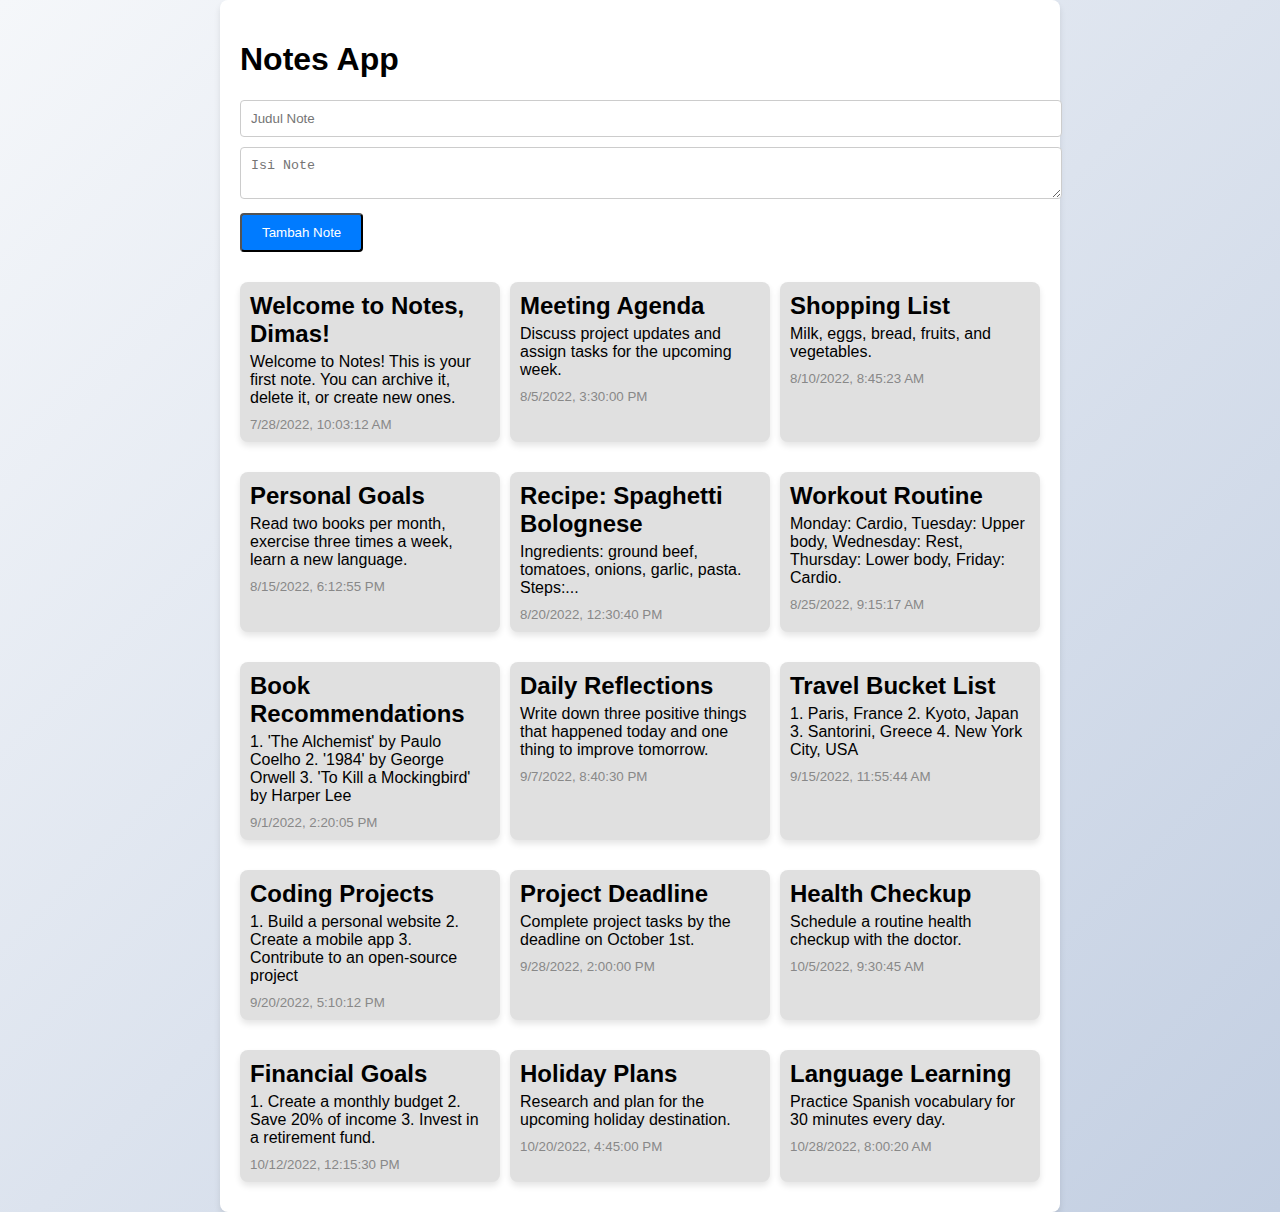
<file: penyelesaian opsional 1/index.html>
<!DOCTYPE html>
<html lang="en">
<head>
  <meta charset="UTF-8">
  <meta name="viewport" content="width=device-width, initial-scale=1.0">
  <title>Notes App</title>
  <link rel="stylesheet" href="style.css">
</head>

    <!-- tidak ada tambahan HTML untuk opsional 2, perubahan hanya ada pada JS  -->
<body>

    <div id="app">
    <h1>Notes App</h1>

    <!-- formulir (elemen<form>) ini akan berfungsi untuk menambahkan note baru      -->
    <form id="note-form">
      <input type="text" id="title" placeholder="Judul Note" required>
      <textarea id="body" placeholder="Isi Note" required></textarea>
      <button type="submit">Tambah Note</button>
    </form>

    <!-- ini adalah bagian isi note  -->
    <div id="notes-list"></div>
  </div>

  <script src="notes.js"></script>
  <script src="script.js"></script>

</body>

</html>
</file>
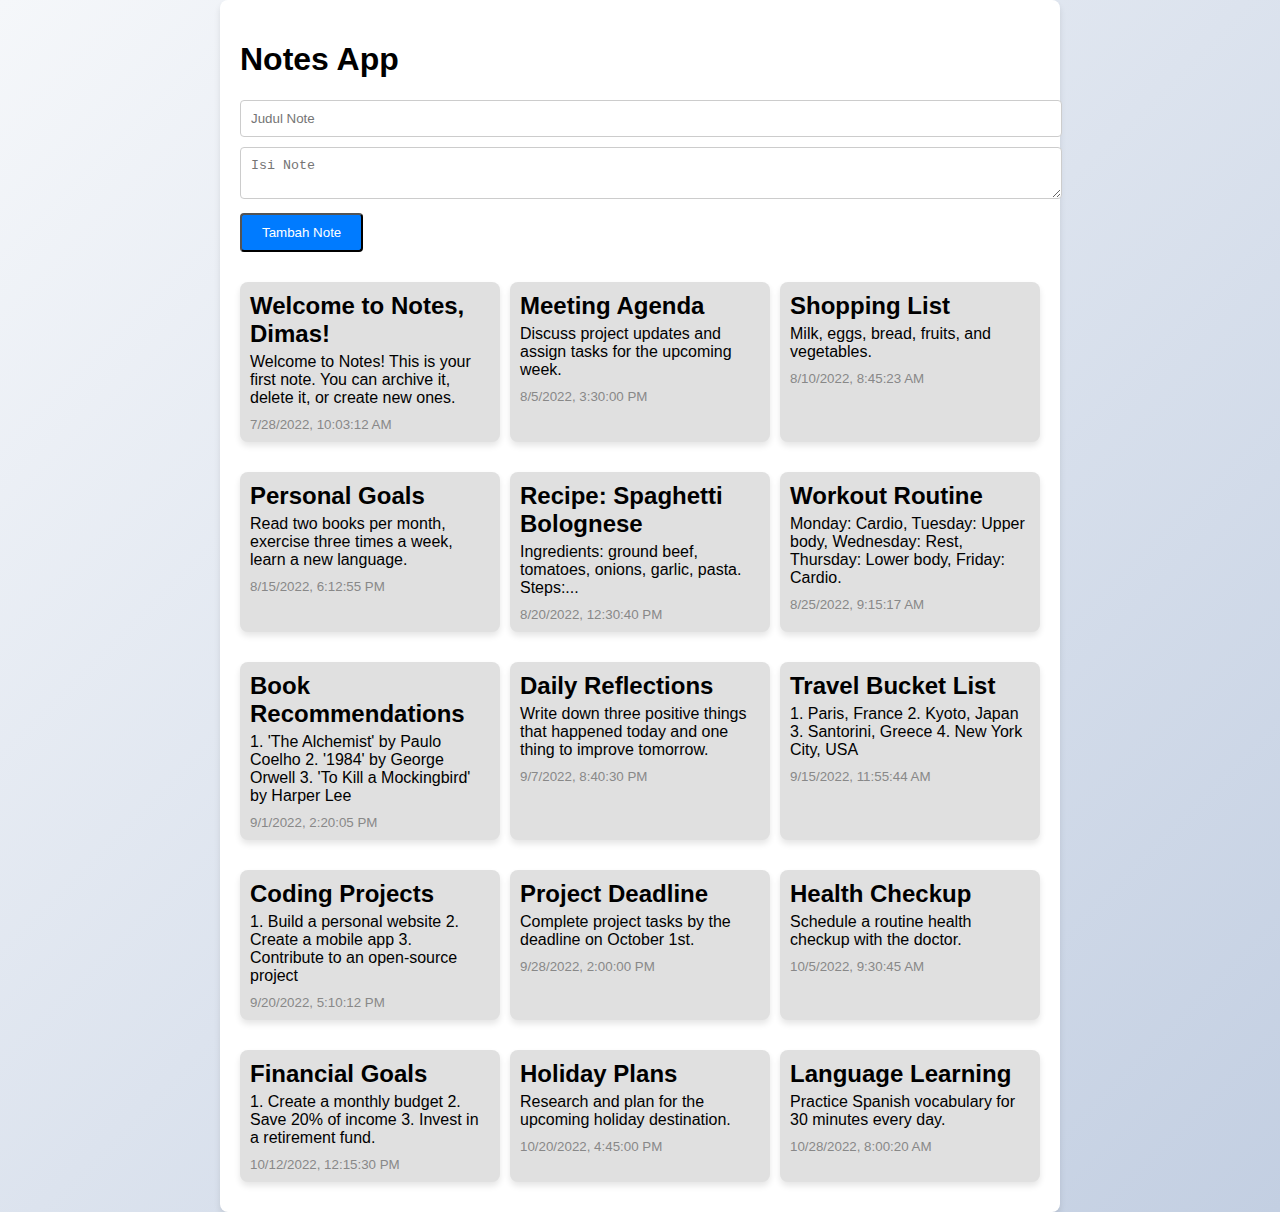
<file: penyelesaian opsional 2/index.html>
<!DOCTYPE html>
<html lang="en">
<head>
  <meta charset="UTF-8">
  <meta name="viewport" content="width=device-width, initial-scale=1.0">
  <title>Notes App</title>
  <link rel="stylesheet" href="style.css">
</head>

    <!-- tidak ada tambahan HTML untuk opsional 1, perubahan hanya ada pada CSS  -->
<body>

    <div id="app">
    <h1>Notes App</h1>

    <!-- formulir (elemen<form>) ini akan berfungsi untuk menambahkan note baru      -->
    <form id="note-form">
      <input type="text" id="title" placeholder="Judul Note" required>
      <textarea id="body" placeholder="Isi Note" required></textarea>
      <button type="submit">Tambah Note</button>
    </form>

    <!-- ini adalah bagian isi note  -->
    <div id="notes-list"></div>
  </div>

  <script src="notes.js"></script>
  <script src="script.js"></script>

</body>

</html>
</file>
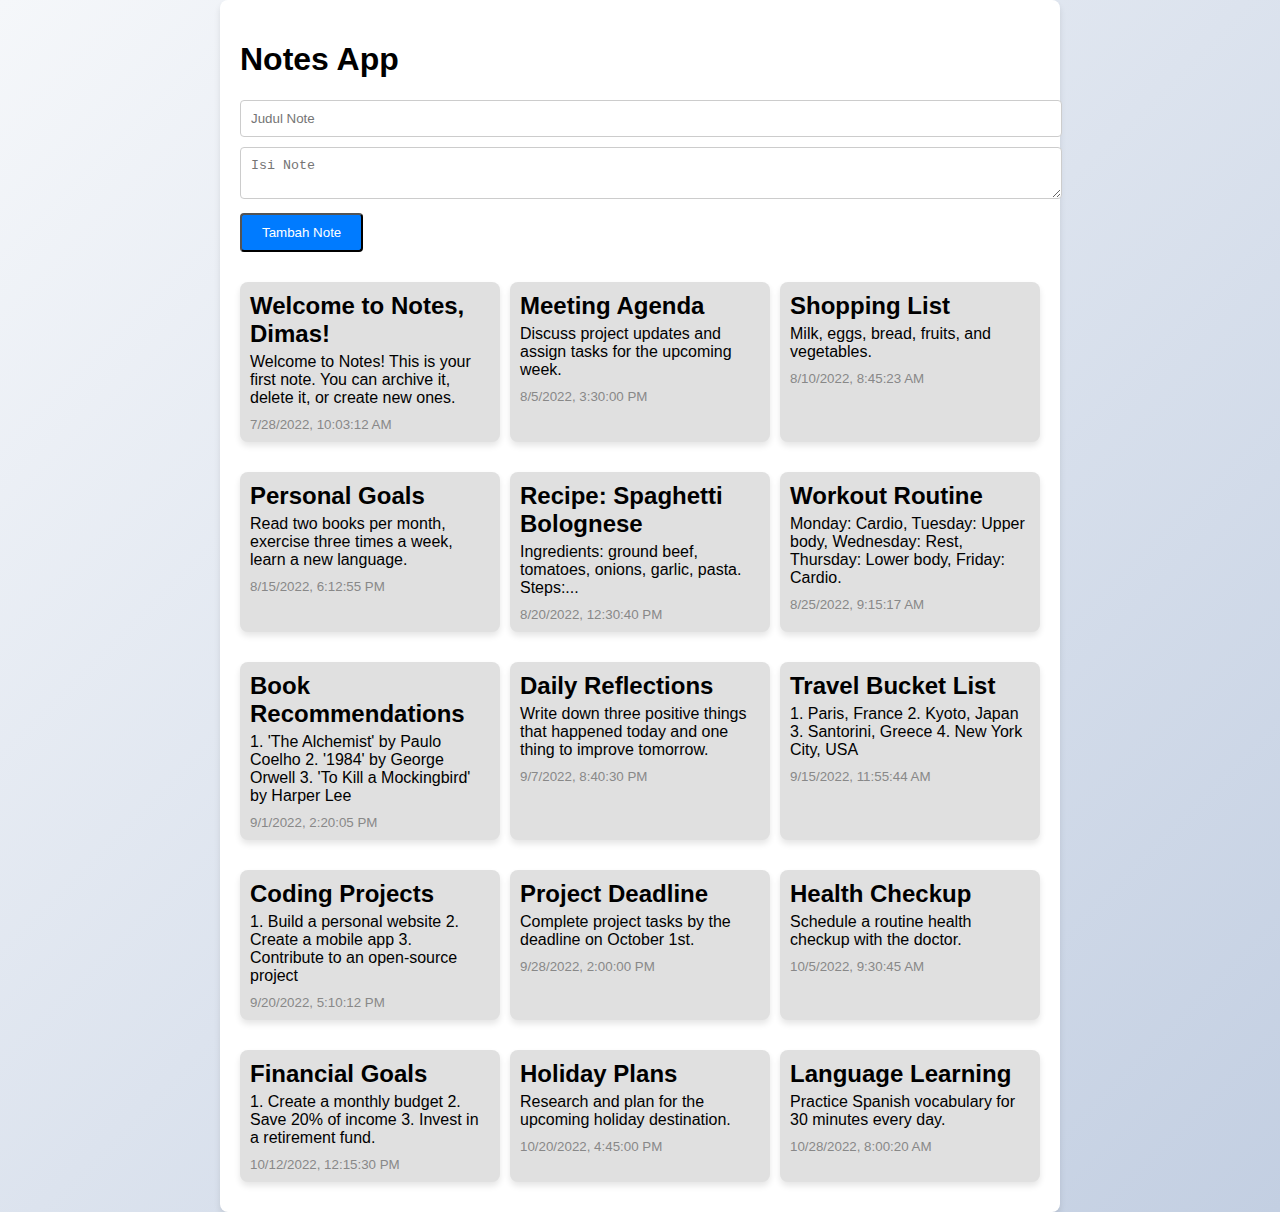
<file: penyelesaian opsional 3/index.html>
<!DOCTYPE html>
<html lang="en">
<head>
  <meta charset="UTF-8">
  <meta name="viewport" content="width=device-width, initial-scale=1.0">
  <title>Notes App</title>
  <link rel="stylesheet" href="style.css">
</head>

    <!-- tidak ada tambahan HTML untuk opsional 4, perubahan hanya ada pada CSS  -->
<body>

    <div id="app">
    <h1>Notes App</h1>

    <!-- formulir (elemen<form>) ini akan berfungsi untuk menambahkan note baru      -->
    <form id="note-form">
      <input type="text" id="title" placeholder="Judul Note" required>
      <textarea id="body" placeholder="Isi Note" required></textarea>
      <button type="submit">Tambah Note</button>
    </form>

    <!-- ini adalah bagian isi note  -->
    <div id="notes-list"></div>
  </div>

  <script src="notes.js"></script>
  <script src="script.js"></script>

</body>

</html>
</file>
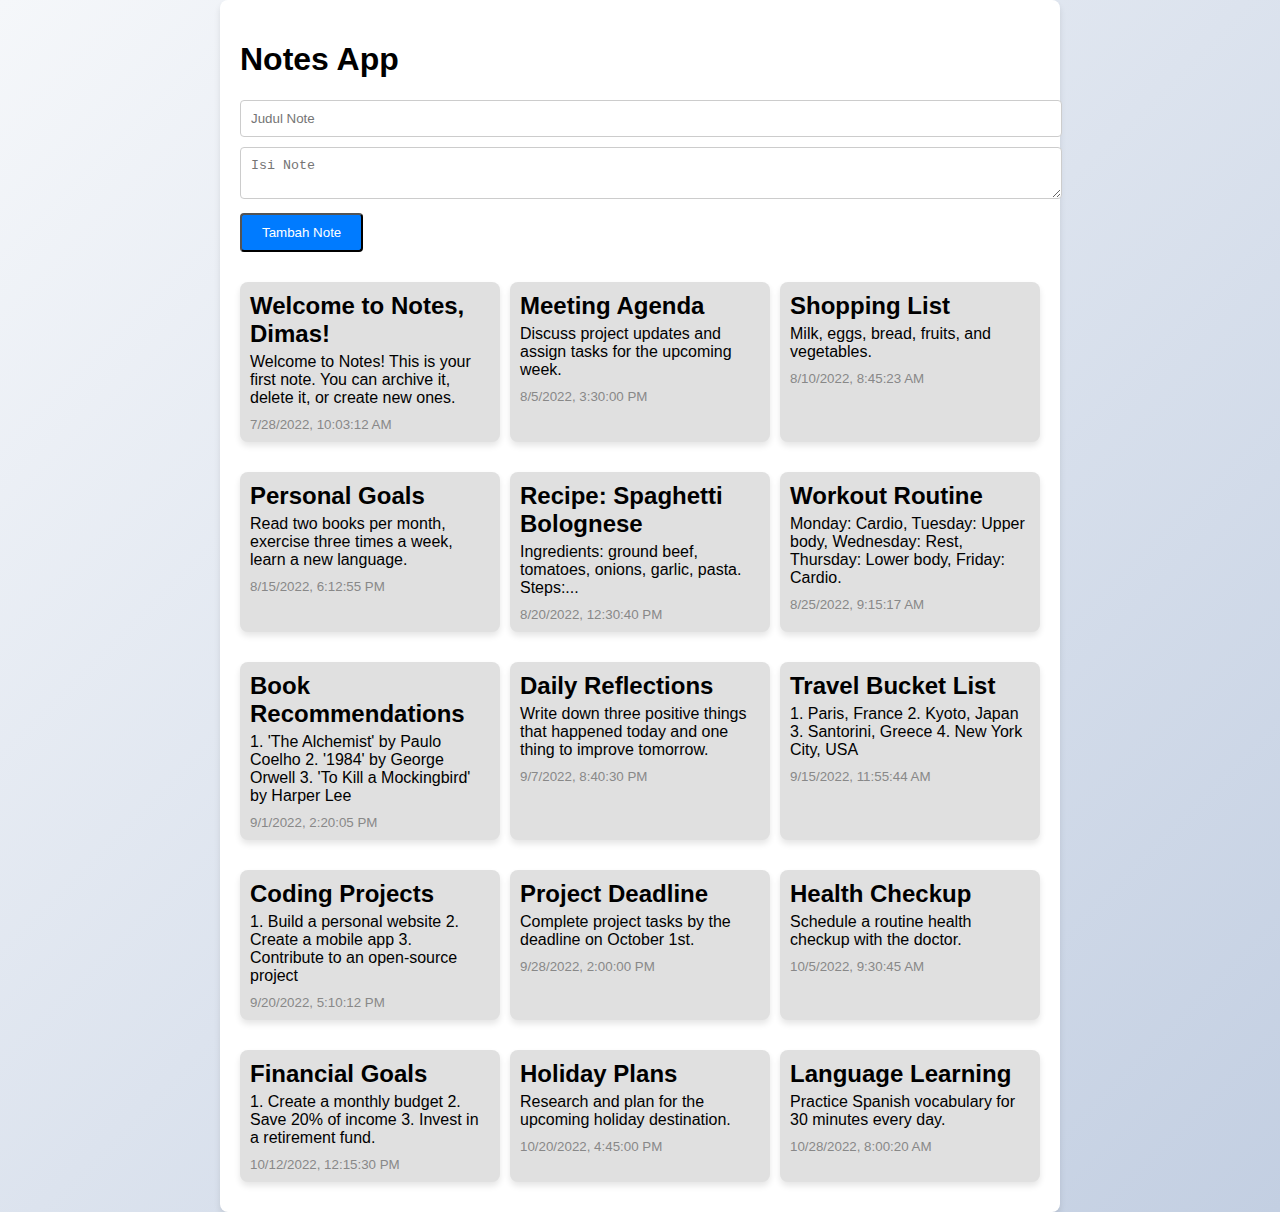
<file: penyelesaian opsional 4/index.html>
<!DOCTYPE html>
<html lang="en">
<head>
  <meta charset="UTF-8">
  <meta name="viewport" content="width=device-width, initial-scale=1.0">
  <title>Notes App</title>
  <link rel="stylesheet" href="style.css">
</head>

    <!-- tidak ada tambahan HTML untuk opsional 3, perubahan hanya ada pada JS  -->
<body>

    <div id="app">
    <h1>Notes App</h1>

    <!-- formulir (elemen<form>) ini akan berfungsi untuk menambahkan note baru      -->
    <form id="note-form">
      <input type="text" id="title" placeholder="Judul Note" required>
      <textarea id="body" placeholder="Isi Note" required></textarea>
      <button type="submit">Tambah Note</button>
    </form>

    <!-- ini adalah bagian isi note  -->
    <div id="notes-list"></div>
  </div>

  <script src="notes.js"></script>
  <script src="script.js"></script>

</body>

</html>
</file>
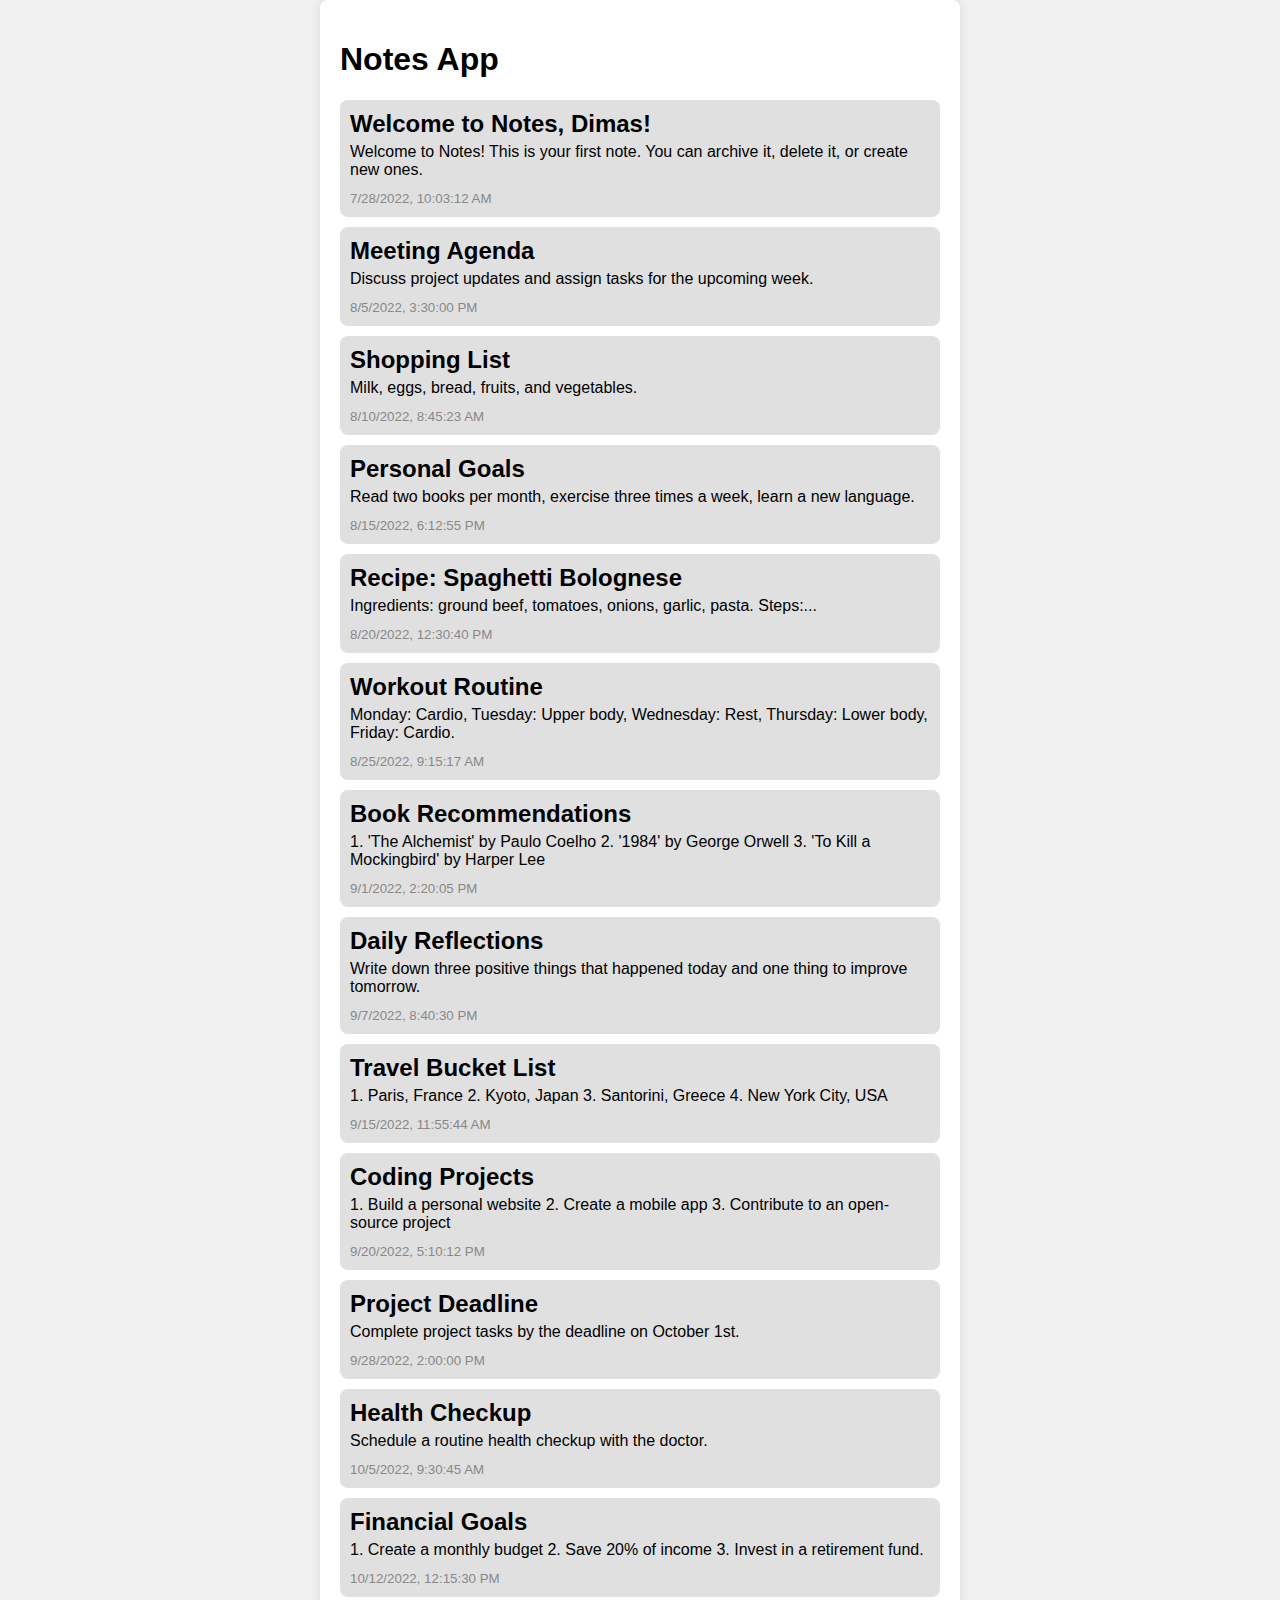
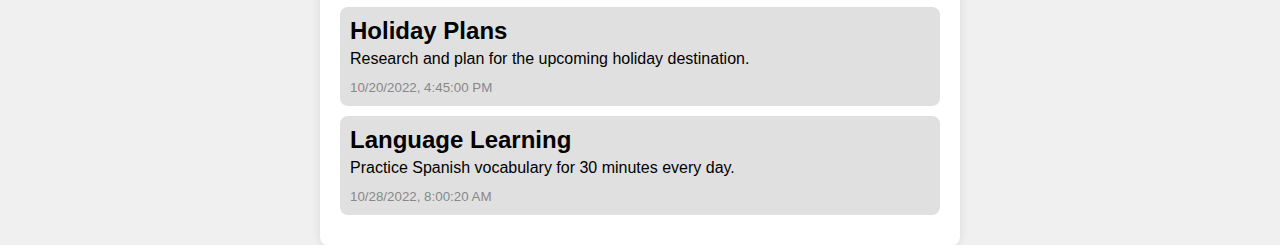
<file: penyelesaian wajib 1/index.html>
<!DOCTYPE html>
<html lang="en">
<head>
  <meta charset="UTF-8">
  <meta name="viewport" content="width=device-width, initial-scale=1.0">
  <title>Notes App</title>
    <!-- bagian ini adalah bagian untuk mengimpor style pada css  -->
  <link rel="stylesheet" href="style.css">
</head>



<body>
  <!-- bagian pertama ini adalah bagian dimana note akan ditampilkan    -->
  <!-- bagian akan terdapat 2 bagian, yaitu judul halaman dan note list -->
  <!-- note list akan berisi note yang sudah diinputkan oleh user       -->
   
  <div id="app">
      <!-- ini adalah bagian judul       -->
    <h1>Notes App</h1>

      <!-- ini adalah bagian isi note , notes-list, <div id="notes-list"></div>  -->
      <!-- nantinya akan berfungsi memanggil fungsi penampilan data di script.js nya-->
    <div id="notes-list"></div>
  </div>

  <!-- bagian kedua ini adalah bagian dimana script akan dijalankan -->
  <script src="notes.js"></script>
  <script src="script.js"></script>
</body>




</html>
</file>
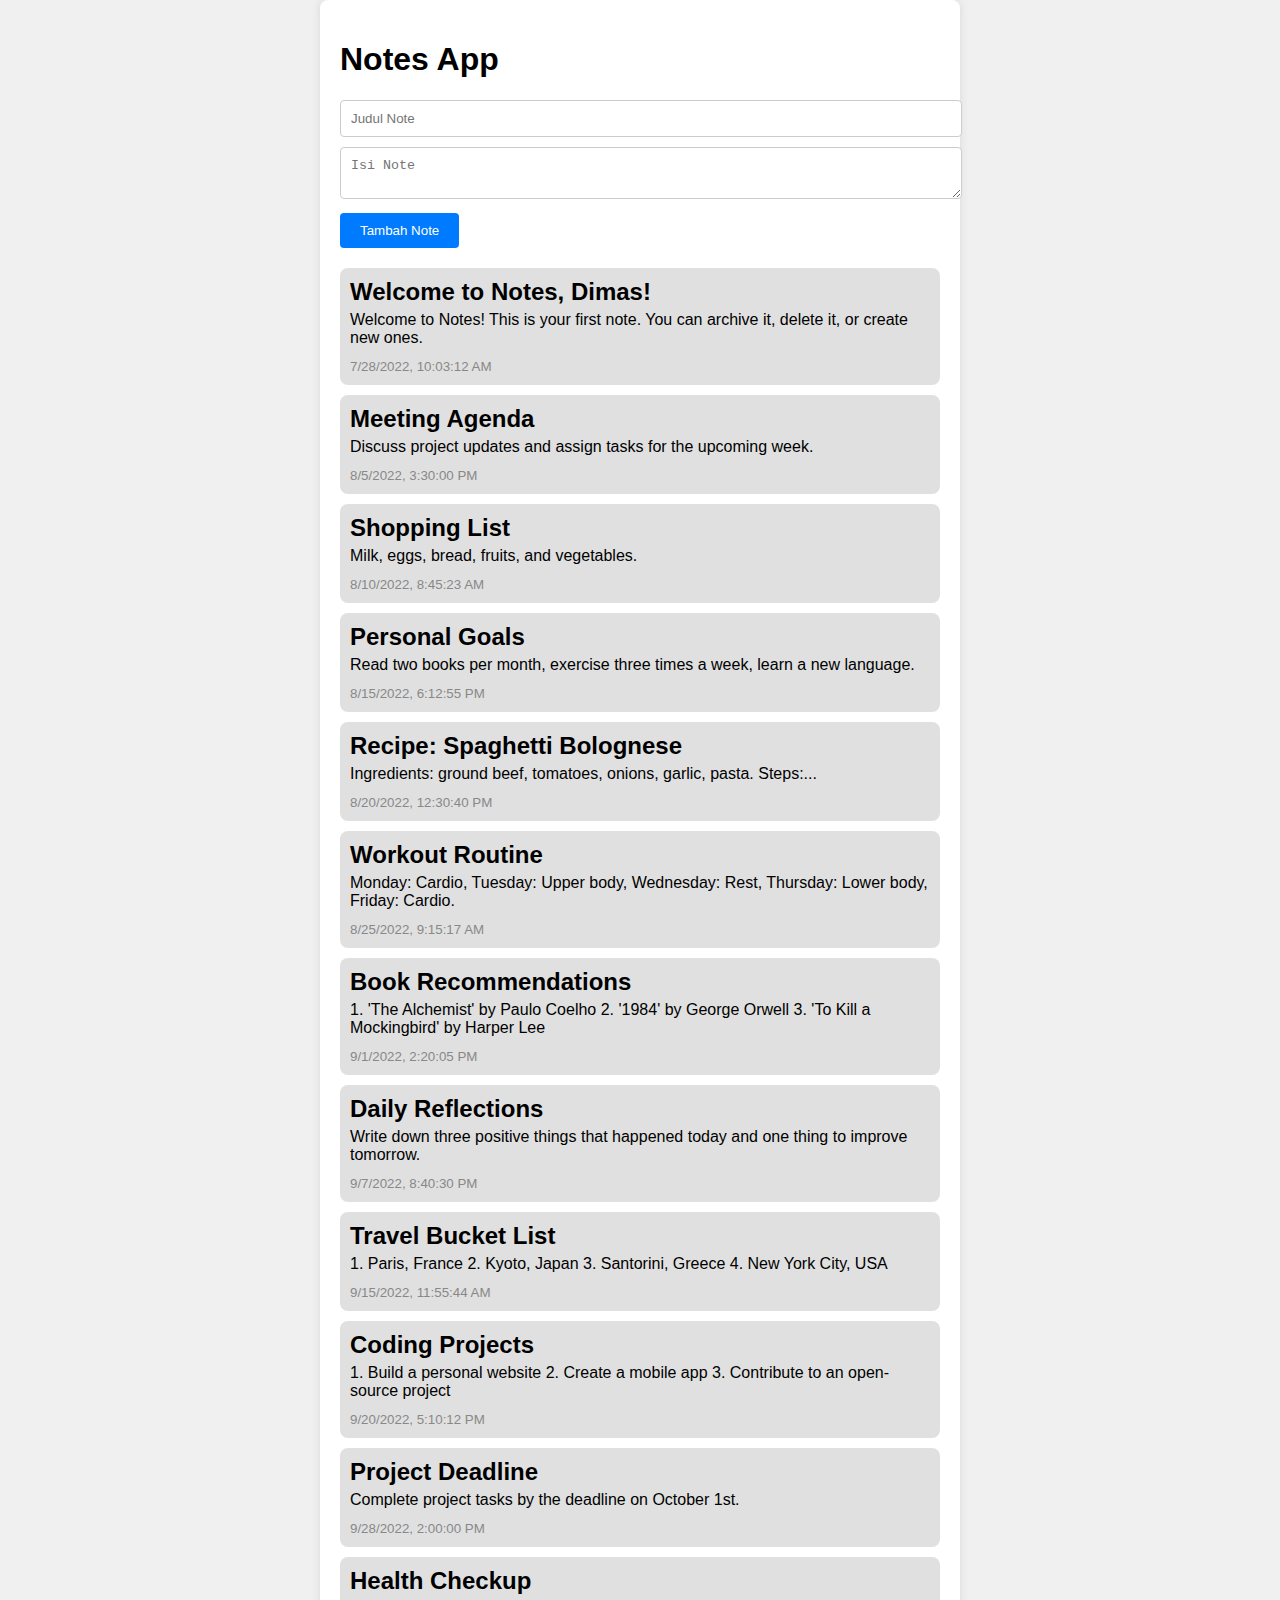
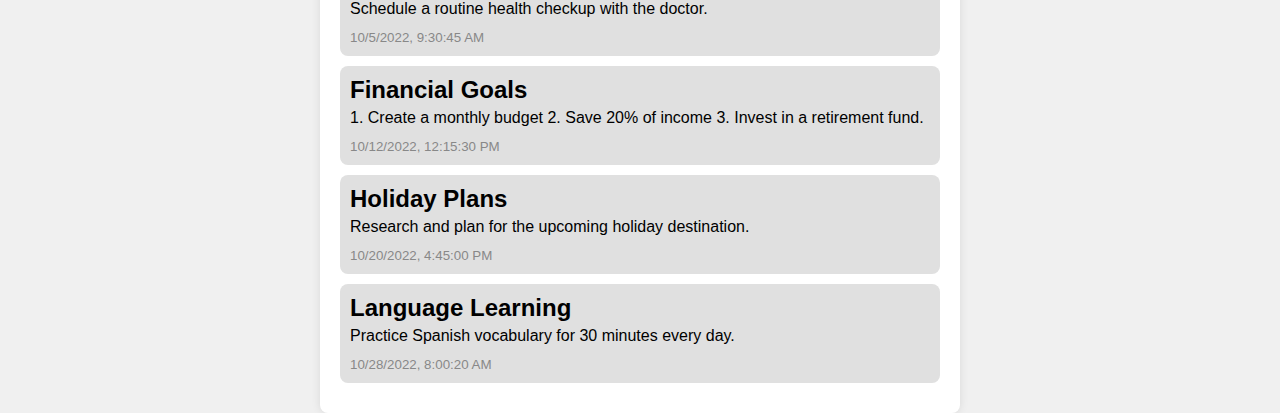
<file: penyelesaian wajib 2/index.html>
<!DOCTYPE html>
<html lang="en">
<head>
  <meta charset="UTF-8">
  <meta name="viewport" content="width=device-width, initial-scale=1.0">
  <title>Notes App</title>
  <link rel="stylesheet" href="style.css">
</head>

    <!-- ada tambahan html wajib 2 dimana untuk menambahkan formulir, diletakan dibawah judul  -->
    <!-- pada js dan css ada tambahan untuk menambah fungsi form tambah catatan                -->
<body>

    <div id="app">
    <h1>Notes App</h1>

    <!-- ini ada tambahan untuk wajib 2 dimana diminta untuk menambahkan formulir    -->
    <!-- formulir (elemen<form>) ini akan berfungsi untuk menambahkan note baru      -->
    <!-- formulir ini terdiri dari 2 input, yaitu input text dan textarea            -->
    <!-- input text digunakan untuk menambahkan judul note , sedangkan area untuk isi-->
    <form id="note-form">
      <!-- input type merupakan jenis inputnya, id merupakan nama elemen, placeholder-->
      <!-- merupakan teks yang akan muncul pada input tersebut, required merupakan   -->
      <!-- atribut yang digunakan untuk menandakan bahwa input tersebut wajib diisi   -->
      <input type="text" id="title" placeholder="Judul Note" required>
      <textarea id="body" placeholder="Isi Note" required></textarea>

      <!-- button ini digunakan untuk menambahkan note baru, ketika diklik akan memanggil-->
      <!-- fungsi addNote() pada script.js -->
      <button type="submit">Tambah Note</button>
    </form>

    <!-- ini adalah bagian isi note  -->
    <div id="notes-list"></div>
  </div>

  <script src="notes.js"></script>
  <script src="script.js"></script>

</body>

</html>
</file>
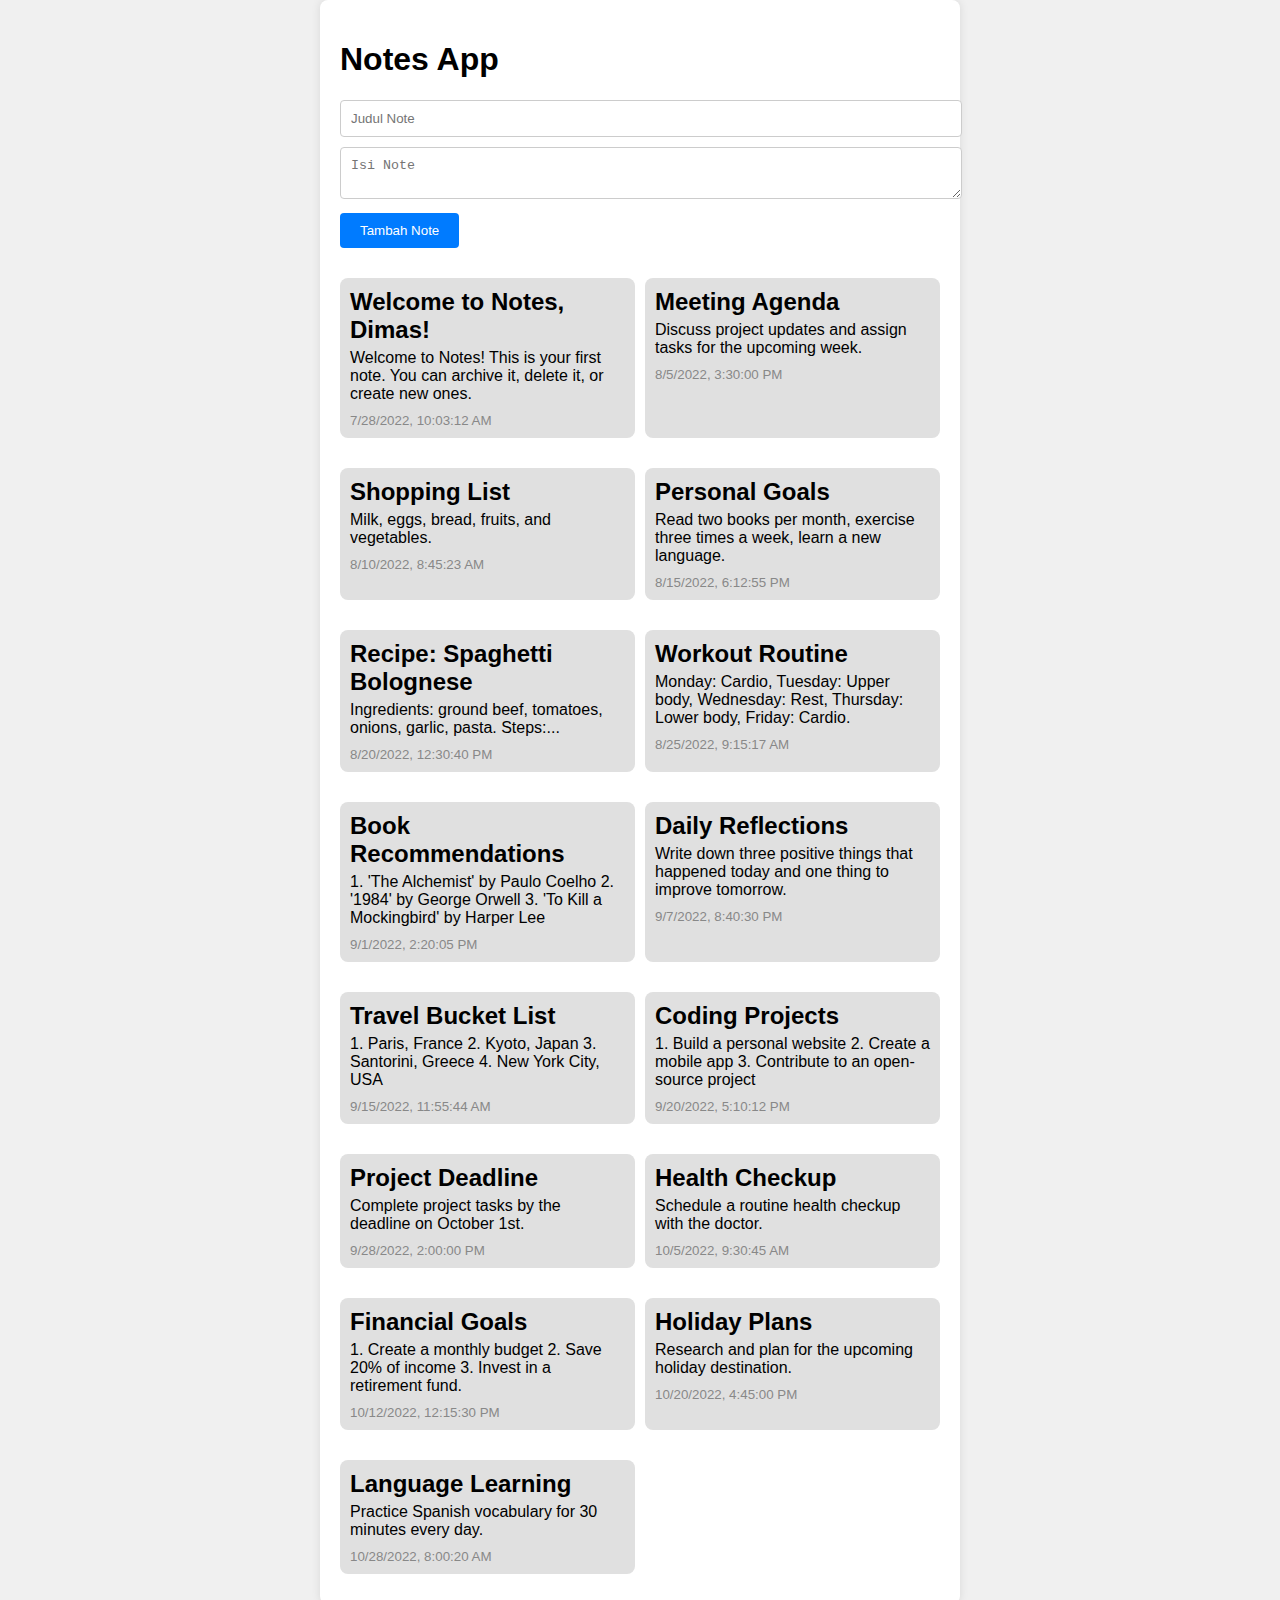
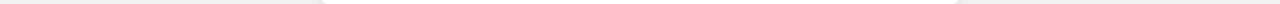
<file: penyelesaian wajib 3/index.html>
<!DOCTYPE html>
<html lang="en">
<head>
  <meta charset="UTF-8">
  <meta name="viewport" content="width=device-width, initial-scale=1.0">
  <title>Notes App</title>
  <link rel="stylesheet" href="style.css">
</head>

    <!-- tidak ada tambahan html untuk wajib 3, perubahan hanya ada pada CSS  -->
<body>

    <div id="app">
    <h1>Notes App</h1>

    <!-- formulir (elemen<form>) ini akan berfungsi untuk menambahkan note baru      -->
    <form id="note-form">
      <input type="text" id="title" placeholder="Judul Note" required>
      <textarea id="body" placeholder="Isi Note" required></textarea>
      <button type="submit">Tambah Note</button>
    </form>

    <!-- ini adalah bagian isi note  -->
    <div id="notes-list"></div>
  </div>

  <script src="notes.js"></script>
  <script src="script.js"></script>

</body>

</html>
</file>
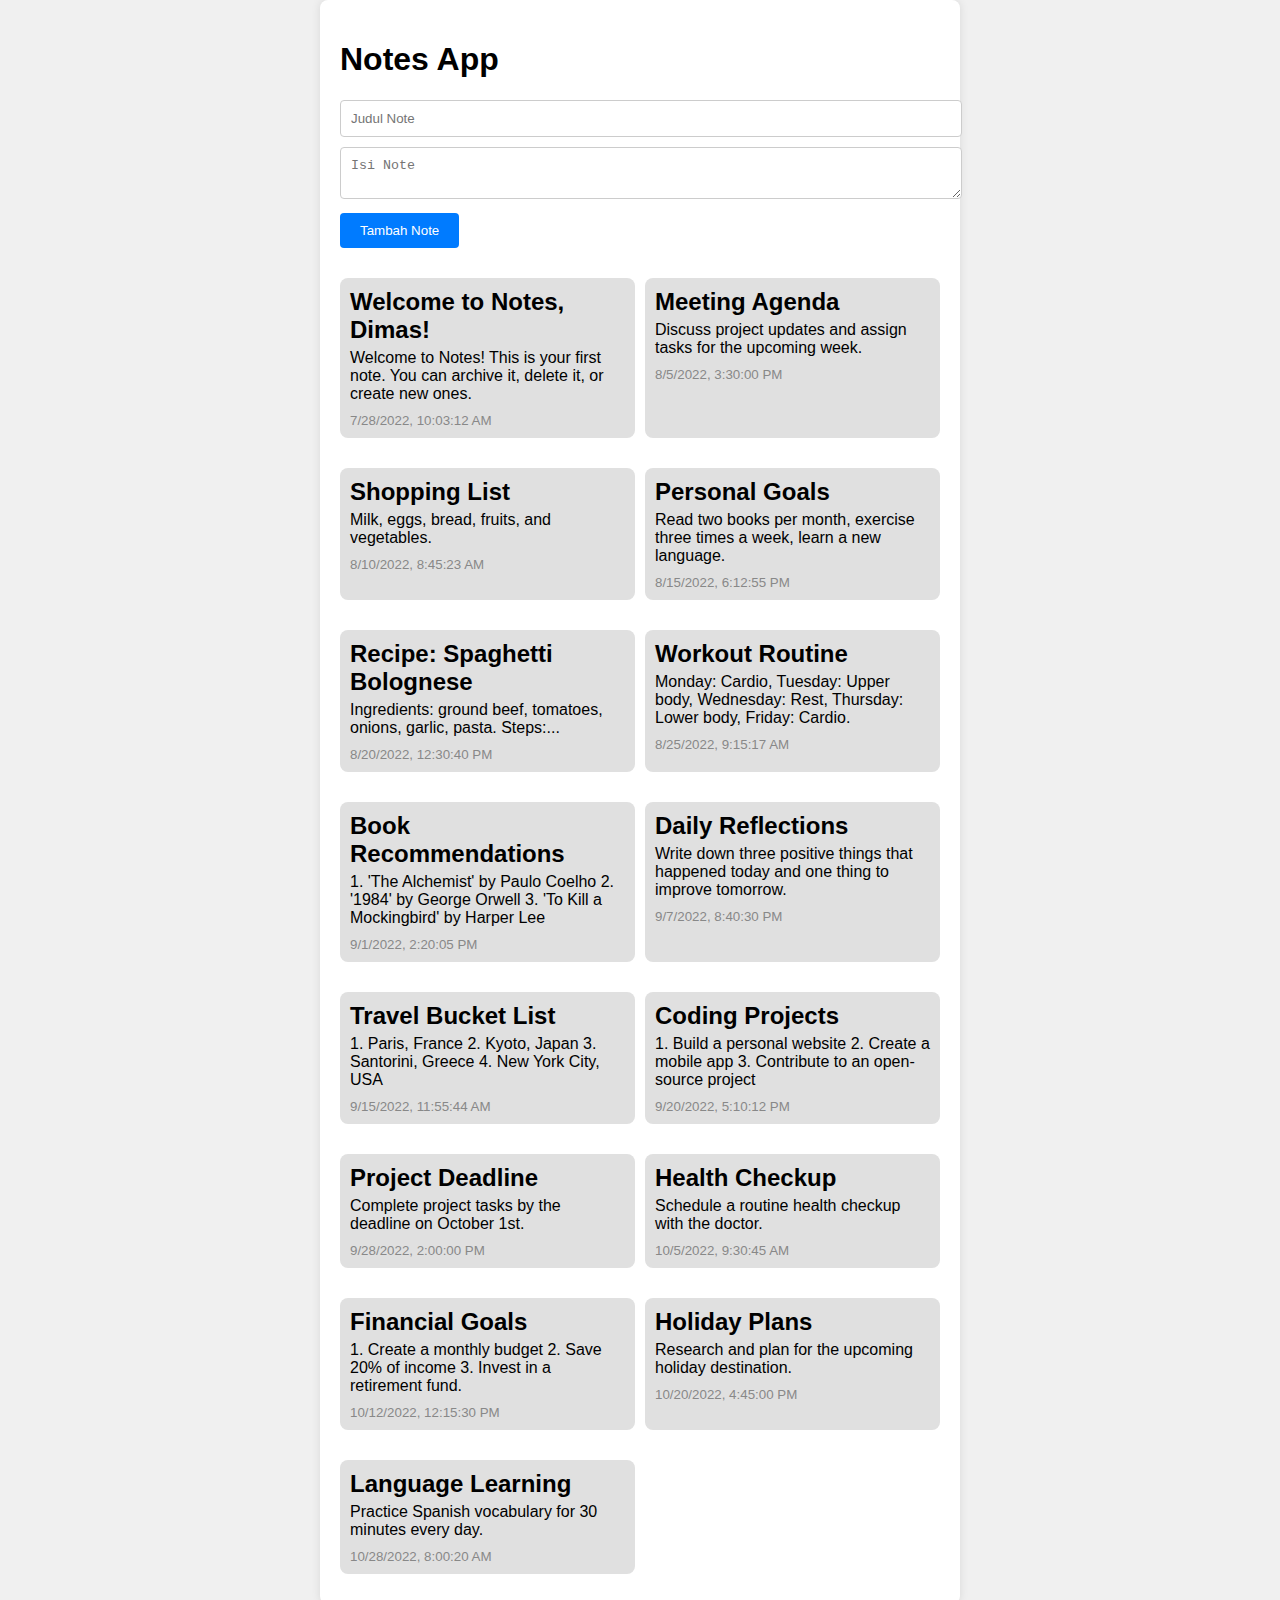
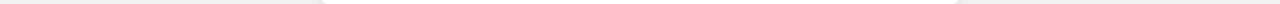
<file: penyelesaian wajib 4/index.html>
<!DOCTYPE html>
<html lang="en">
<head>
  <meta charset="UTF-8">
  <meta name="viewport" content="width=device-width, initial-scale=1.0">
  <title>Notes App</title>
  <link rel="stylesheet" href="style.css">
</head>

    <!-- tidak ada tambahan HTML untuk wajib 4, perubahan hanya ada pada JS  -->
<body>

    <div id="app">
    <h1>Notes App</h1>

    <!-- formulir (elemen<form>) ini akan berfungsi untuk menambahkan note baru      -->
    <form id="note-form">
      <input type="text" id="title" placeholder="Judul Note" required>
      <textarea id="body" placeholder="Isi Note" required></textarea>
      <button type="submit">Tambah Note</button>
    </form>

    <!-- ini adalah bagian isi note  -->
    <div id="notes-list"></div>
  </div>

  <script src="notes.js"></script>
  <script src="script.js"></script>

</body>

</html>
</file>
<file: penyelesaian opsional 1/style.css>
/* kode lama
body {
    font-family: Arial, sans-serif;
    margin: 0;
    padding: 0;
    display: flex;
    justify-content: center;
    align-items: center;
    min-height: 100vh;
    background-color: #f0f0f0;
  }
*/

/* kode baru */
body {
  font-family: 'Arial', sans-serif;
  margin: 0;
  padding: 0;
  display: flex;
  justify-content: center;
  align-items: center;
  min-height: 100vh;
  background: linear-gradient(135deg, #f5f7fa, #c3cfe2);
  }

  /* kode lama 
  #app {
    background: white;
    padding: 20px;
    border-radius: 8px;
    box-shadow: 0 0 10px rgba(0,0,0,0.1);
    width: 90%;
    max-width: 600px;
  }
  */

  /* kode baru */
  #app {
    background: white;
    padding: 20px;
    border-radius: 8px;
    box-shadow: 0 4px 6px rgba(0, 0, 0, 0.1);
    width: 90%;
    max-width: 800px;
  }
  /* kode lama
  .note {
    background: #e0e0e0;
    padding: 10px;
    margin: 10px 0;
    border-radius: 8px;
  }
  */

  /*kode baru */
  .note {
    background: #ffffffbd;
    padding: 15px;
    margin: 10px 0;
    border-radius: 8px;
    box-shadow: 0 4px 6px rgba(0, 0, 0, 0.1);
  }
  
  .note h2 {
    margin: 0 0 5px;
  }
  
  .note p {
    margin: 0 0 10px;
  }
  
  .note small {
    color: #888;
  }

/* tambahan CSS */
#note-form {
  margin-bottom: 20px;
}

#note-form input,
#note-form textarea {
  width: 100%;
  padding: 10px;
  margin-bottom: 10px;
  border: 1px solid #ccc;
  border-radius: 4px;
}

/* kode lama
#note-form button {
  padding: 10px 20px;
  border: none;
  background: #007BFF;
  color: white;
  border-radius: 4px;
  cursor: pointer;
}
*/

/* kode baru */
#note-form button {
  padding: 10px 20px;
  background: #007BFF;
  color: white;
  border-radius: 4px;
  cursor: pointer;
  transition: background 0.3s ease;
}

#note-form button:hover {
  background: #0056b3;
}

/* tambahan CSS untuk grid */	
#notes-list {
  display: grid;
  grid-template-columns: repeat(auto-fill, minmax(200px, 1fr));
  gap: 10px;
}

.note {
  background: #e0e0e0;
  padding: 10px;
  border-radius: 8px;
  display: flex;
  flex-direction: column;
}
</file>
<file: penyelesaian opsional 2/style.css>
/* kode baru */
body {
  font-family: 'Arial', sans-serif;
  margin: 0;
  padding: 0;
  display: flex;
  justify-content: center;
  align-items: center;
  min-height: 100vh;
  background: linear-gradient(135deg, #f5f7fa, #c3cfe2);
  }

  /* kode baru */
  #app {
    background: white;
    padding: 20px;
    border-radius: 8px;
    box-shadow: 0 4px 6px rgba(0, 0, 0, 0.1);
    width: 90%;
    max-width: 800px;
  }
  /* kode lama
  .note {
    background: #e0e0e0;
    padding: 10px;
    margin: 10px 0;
    border-radius: 8px;
  }
  */

  /*kode baru */
  .note {
    background: #ffffffbd;
    padding: 15px;
    margin: 10px 0;
    border-radius: 8px;
    box-shadow: 0 4px 6px rgba(0, 0, 0, 0.1);
  }
  
  .note h2 {
    margin: 0 0 5px;
  }
  
  .note p {
    margin: 0 0 10px;
  }
  
  .note small {
    color: #888;
  }

/* tambahan CSS */
#note-form {
  margin-bottom: 20px;
}

#note-form input,
#note-form textarea {
  width: 100%;
  padding: 10px;
  margin-bottom: 10px;
  border: 1px solid #ccc;
  border-radius: 4px;
}


/* kode baru */
#note-form button {
  padding: 10px 20px;
  background: #007BFF;
  color: white;
  border-radius: 4px;
  cursor: pointer;
  transition: background 0.3s ease;
}

#note-form button:hover {
  background: #0056b3;
}

/* tambahan CSS untuk grid */	
#notes-list {
  display: grid;
  grid-template-columns: repeat(auto-fill, minmax(200px, 1fr));
  gap: 10px;
}

.note {
  background: #e0e0e0;
  padding: 10px;
  border-radius: 8px;
  display: flex;
  flex-direction: column;
}
</file>
<file: penyelesaian opsional 3/style.css>
/* kode baru */
body {
  font-family: 'Arial', sans-serif;
  margin: 0;
  padding: 0;
  display: flex;
  justify-content: center;
  align-items: center;
  min-height: 100vh;
  background: linear-gradient(135deg, #f5f7fa, #c3cfe2);
  }

  /* kode baru */
  #app {
    background: white;
    padding: 20px;
    border-radius: 8px;
    box-shadow: 0 4px 6px rgba(0, 0, 0, 0.1);
    width: 90%;
    max-width: 800px;
  }
  /* kode lama
  .note {
    background: #e0e0e0;
    padding: 10px;
    margin: 10px 0;
    border-radius: 8px;
  }
  */

  /*kode baru */
  .note {
    background: #ffffffbd;
    padding: 15px;
    margin: 10px 0;
    border-radius: 8px;
    box-shadow: 0 4px 6px rgba(0, 0, 0, 0.1);
  }
  
  .note h2 {
    margin: 0 0 5px;
  }
  
  .note p {
    margin: 0 0 10px;
  }
  
  .note small {
    color: #888;
  }

/* tambahan CSS */
#note-form {
  margin-bottom: 20px;
}

#note-form input,
#note-form textarea {
  width: 100%;
  padding: 10px;
  margin-bottom: 10px;
  border: 1px solid #ccc;
  border-radius: 4px;
}


/* kode baru */
#note-form button {
  padding: 10px 20px;
  background: #007BFF;
  color: white;
  border-radius: 4px;
  cursor: pointer;
  transition: background 0.3s ease;
}

#note-form button:hover {
  background: #0056b3;
}

/* tambahan CSS untuk grid */	
#notes-list {
  display: grid;
  grid-template-columns: repeat(auto-fill, minmax(200px, 1fr));
  gap: 10px;
}

.note {
  background: #e0e0e0;
  padding: 10px;
  border-radius: 8px;
  display: flex;
  flex-direction: column;
}
</file>
<file: penyelesaian opsional 4/style.css>
/* kode lama
body {
    font-family: Arial, sans-serif;
    margin: 0;
    padding: 0;
    display: flex;
    justify-content: center;
    align-items: center;
    min-height: 100vh;
    background-color: #f0f0f0;
  }
*/

/* kode baru */
body {
  font-family: 'Arial', sans-serif;
  margin: 0;
  padding: 0;
  display: flex;
  justify-content: center;
  align-items: center;
  min-height: 100vh;
  background: linear-gradient(135deg, #f5f7fa, #c3cfe2);
  }

  /* kode lama 
  #app {
    background: white;
    padding: 20px;
    border-radius: 8px;
    box-shadow: 0 0 10px rgba(0,0,0,0.1);
    width: 90%;
    max-width: 600px;
  }
  */

  /* kode baru */
  #app {
    background: white;
    padding: 20px;
    border-radius: 8px;
    box-shadow: 0 4px 6px rgba(0, 0, 0, 0.1);
    width: 90%;
    max-width: 800px;
  }
  /* kode lama
  .note {
    background: #e0e0e0;
    padding: 10px;
    margin: 10px 0;
    border-radius: 8px;
  }
  */

  /*kode baru */
  .note {
    background: #ffffffbd;
    padding: 15px;
    margin: 10px 0;
    border-radius: 8px;
    box-shadow: 0 4px 6px rgba(0, 0, 0, 0.1);
  }
  
  .note h2 {
    margin: 0 0 5px;
  }
  
  .note p {
    margin: 0 0 10px;
  }
  
  .note small {
    color: #888;
  }

/* tambahan CSS */
#note-form {
  margin-bottom: 20px;
}

#note-form input,
#note-form textarea {
  width: 100%;
  padding: 10px;
  margin-bottom: 10px;
  border: 1px solid #ccc;
  border-radius: 4px;
}

/* kode lama
#note-form button {
  padding: 10px 20px;
  border: none;
  background: #007BFF;
  color: white;
  border-radius: 4px;
  cursor: pointer;
}
*/

/* kode baru */
#note-form button {
  padding: 10px 20px;
  background: #007BFF;
  color: white;
  border-radius: 4px;
  cursor: pointer;
  transition: background 0.3s ease;
}

#note-form button:hover {
  background: #0056b3;
}

/* tambahan CSS untuk grid */	
#notes-list {
  display: grid;
  grid-template-columns: repeat(auto-fill, minmax(200px, 1fr));
  gap: 10px;
}

.note {
  background: #e0e0e0;
  padding: 10px;
  border-radius: 8px;
  display: flex;
  flex-direction: column;
}

/* tambahan supaya adaptif menggunakan mobile */
@media (max-width: 600px) {
  #notes-list {
    grid-template-columns: 1fr;
  }
}
</file>
<file: penyelesaian wajib 1/style.css>
/* pemanggilan body CSS akan mencakup seluruh isi dari bagia body html*/
body {
    font-family: Arial, sans-serif;
    margin: 0;
    padding: 0;
    display: flex;
    justify-content: center;
    align-items: center;
    min-height: 100vh;
    background-color: #f0f0f0;
  }
  
  #app {
    background: white;
    padding: 20px;
    border-radius: 8px;
    box-shadow: 0 0 10px rgba(0,0,0,0.1);
    width: 90%;
    max-width: 600px;
  }
  
  .note {
    background: #e0e0e0;
    padding: 10px;
    margin: 10px 0;
    border-radius: 8px;
  }
  
  .note h2 {
    margin: 0 0 5px;
  }
  
  .note p {
    margin: 0 0 10px;
  }
  
  .note small {
    color: #888;
  }
</file>
<file: penyelesaian wajib 2/style.css>
body {
    font-family: Arial, sans-serif;
    margin: 0;
    padding: 0;
    display: flex;
    justify-content: center;
    align-items: center;
    min-height: 100vh;
    background-color: #f0f0f0;
  }
  
  #app {
    background: white;
    padding: 20px;
    border-radius: 8px;
    box-shadow: 0 0 10px rgba(0,0,0,0.1);
    width: 90%;
    max-width: 600px;
  }
  
  .note {
    background: #e0e0e0;
    padding: 10px;
    margin: 10px 0;
    border-radius: 8px;
  }
  
  .note h2 {
    margin: 0 0 5px;
  }
  
  .note p {
    margin: 0 0 10px;
  }
  
  .note small {
    color: #888;
  }

/* tambahan CSS */
#note-form {
  margin-bottom: 20px;
}

#note-form input,
#note-form textarea {
  width: 100%;
  padding: 10px;
  margin-bottom: 10px;
  border: 1px solid #ccc;
  border-radius: 4px;
}

#note-form button {
  padding: 10px 20px;
  border: none;
  background: #007BFF;
  color: white;
  border-radius: 4px;
  cursor: pointer;
}

#note-form button:hover {
  background: #0056b3;
}
</file>
<file: penyelesaian wajib 3/style.css>
body {
    font-family: Arial, sans-serif;
    margin: 0;
    padding: 0;
    display: flex;
    justify-content: center;
    align-items: center;
    min-height: 100vh;
    background-color: #f0f0f0;
  }
  
  #app {
    background: white;
    padding: 20px;
    border-radius: 8px;
    box-shadow: 0 0 10px rgba(0,0,0,0.1);
    width: 90%;
    max-width: 600px;
  }
  
  .note {
    background: #e0e0e0;
    padding: 10px;
    margin: 10px 0;
    border-radius: 8px;
  }
  
  .note h2 {
    margin: 0 0 5px;
  }
  
  .note p {
    margin: 0 0 10px;
  }
  
  .note small {
    color: #888;
  }

/* tambahan CSS */
#note-form {
  margin-bottom: 20px;
}

#note-form input,
#note-form textarea {
  width: 100%;
  padding: 10px;
  margin-bottom: 10px;
  border: 1px solid #ccc;
  border-radius: 4px;
}

#note-form button {
  padding: 10px 20px;
  border: none;
  background: #007BFF;
  color: white;
  border-radius: 4px;
  cursor: pointer;
}

#note-form button:hover {
  background: #0056b3;
}

/* tambahan CSS untuk grid */	
#notes-list {
  display: grid;
  grid-template-columns: repeat(auto-fill, minmax(200px, 1fr));
  gap: 10px;
}

.note {
  background: #e0e0e0;
  padding: 10px;
  border-radius: 8px;
  display: flex;
  flex-direction: column;
}
</file>
<file: penyelesaian wajib 4/style.css>
body {
    font-family: Arial, sans-serif;
    margin: 0;
    padding: 0;
    display: flex;
    justify-content: center;
    align-items: center;
    min-height: 100vh;
    background-color: #f0f0f0;
  }
  
  #app {
    background: white;
    padding: 20px;
    border-radius: 8px;
    box-shadow: 0 0 10px rgba(0,0,0,0.1);
    width: 90%;
    max-width: 600px;
  }
  
  .note {
    background: #e0e0e0;
    padding: 10px;
    margin: 10px 0;
    border-radius: 8px;
  }
  
  .note h2 {
    margin: 0 0 5px;
  }
  
  .note p {
    margin: 0 0 10px;
  }
  
  .note small {
    color: #888;
  }

/* tambahan CSS */
#note-form {
  margin-bottom: 20px;
}

#note-form input,
#note-form textarea {
  width: 100%;
  padding: 10px;
  margin-bottom: 10px;
  border: 1px solid #ccc;
  border-radius: 4px;
}

#note-form button {
  padding: 10px 20px;
  border: none;
  background: #007BFF;
  color: white;
  border-radius: 4px;
  cursor: pointer;
}

#note-form button:hover {
  background: #0056b3;
}

/* tambahan CSS untuk grid */	
#notes-list {
  display: grid;
  grid-template-columns: repeat(auto-fill, minmax(200px, 1fr));
  gap: 10px;
}

.note {
  background: #e0e0e0;
  padding: 10px;
  border-radius: 8px;
  display: flex;
  flex-direction: column;
}
</file>
